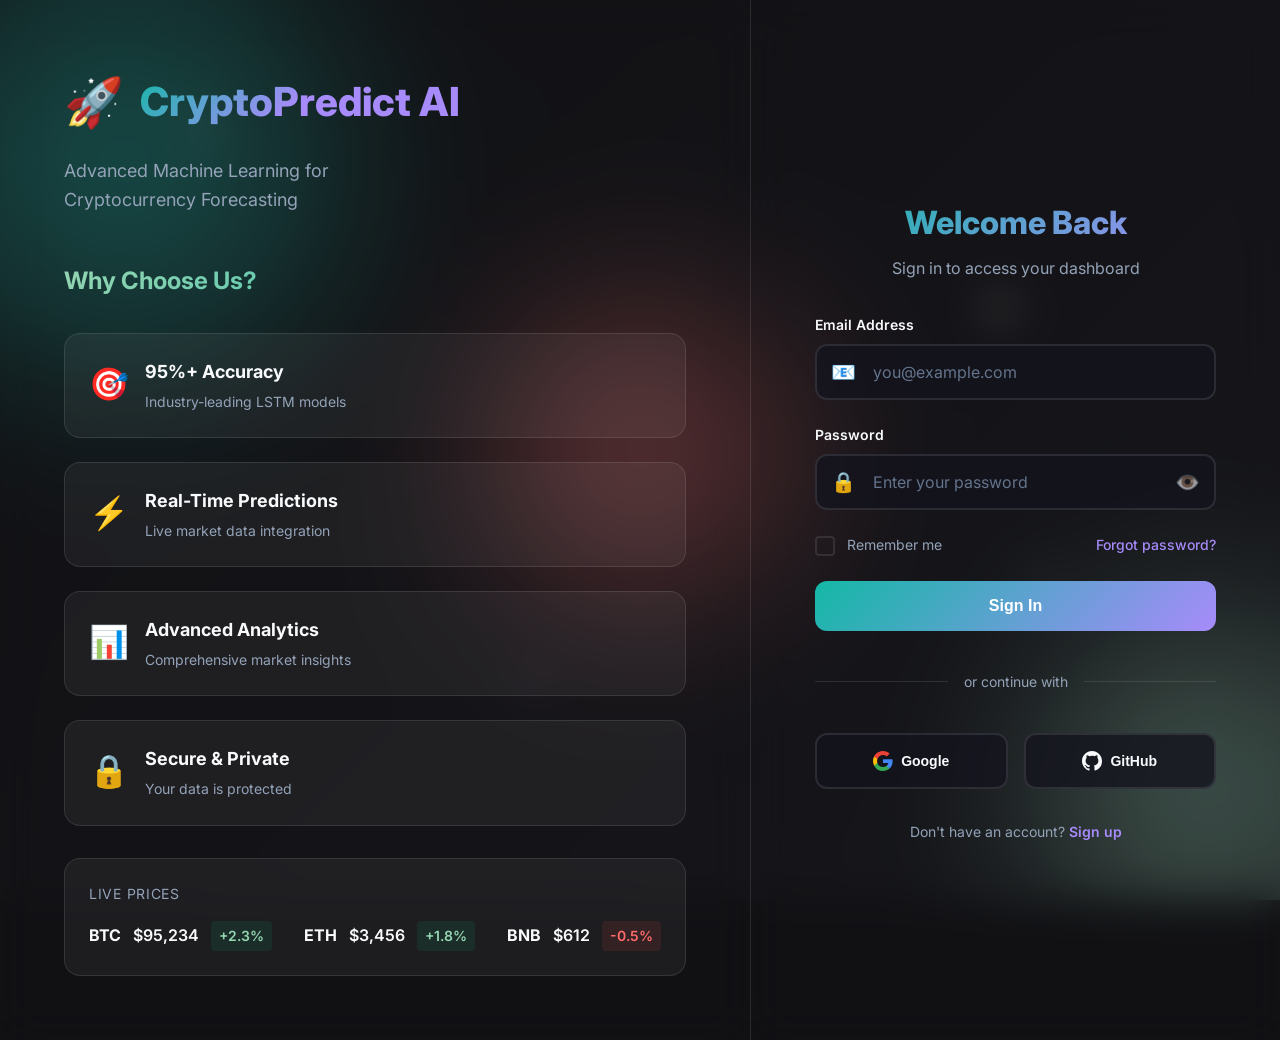
<file: Satyam_Kumar_milestone_3/web_app/login.html>
<!DOCTYPE html>
<html lang="en">

<head>
    <meta charset="UTF-8">
    <meta name="viewport" content="width=device-width, initial-scale=1.0">
    <title>Login - CryptoPredict AI</title>
    <link rel="stylesheet" href="auth.css">
    <link rel="preconnect" href="https://fonts.googleapis.com">
    <link rel="preconnect" href="https://fonts.gstatic.com" crossorigin>
    <link href="https://fonts.googleapis.com/css2?family=Inter:wght@300;400;500;600;700;800&display=swap"
        rel="stylesheet">
</head>

<body>
    <!-- Animated Background -->
    <div class="animated-bg">
        <div class="gradient-orb orb-1"></div>
        <div class="gradient-orb orb-2"></div>
        <div class="gradient-orb orb-3"></div>
        <div class="floating-shapes">
            <div class="shape shape-1">₿</div>
            <div class="shape shape-2">Ξ</div>
            <div class="shape shape-3">◆</div>
            <div class="shape shape-4">✦</div>
        </div>
    </div>

    <!-- Main Container -->
    <div class="auth-container">
        <!-- Left Side - Branding -->
        <div class="auth-left">
            <div class="brand-section">
                <div class="brand-logo">
                    <span class="logo-icon">🚀</span>
                    <h1>CryptoPredict AI</h1>
                </div>
                <p class="brand-tagline">Advanced Machine Learning for Cryptocurrency Forecasting</p>
            </div>

            <div class="features-section">
                <h2>Why Choose Us?</h2>
                <div class="feature-list">
                    <div class="feature-item">
                        <span class="feature-icon">🎯</span>
                        <div class="feature-content">
                            <h3>95%+ Accuracy</h3>
                            <p>Industry-leading LSTM models</p>
                        </div>
                    </div>
                    <div class="feature-item">
                        <span class="feature-icon">⚡</span>
                        <div class="feature-content">
                            <h3>Real-Time Predictions</h3>
                            <p>Live market data integration</p>
                        </div>
                    </div>
                    <div class="feature-item">
                        <span class="feature-icon">📊</span>
                        <div class="feature-content">
                            <h3>Advanced Analytics</h3>
                            <p>Comprehensive market insights</p>
                        </div>
                    </div>
                    <div class="feature-item">
                        <span class="feature-icon">🔒</span>
                        <div class="feature-content">
                            <h3>Secure & Private</h3>
                            <p>Your data is protected</p>
                        </div>
                    </div>
                </div>
            </div>

            <!-- Live Price Ticker -->
            <div class="price-ticker">
                <div class="ticker-label">Live Prices</div>
                <div class="ticker-scroll">
                    <div class="ticker-item">
                        <span class="ticker-symbol">BTC</span>
                        <span class="ticker-price" id="btc-price">$95,234</span>
                        <span class="ticker-change positive">+2.3%</span>
                    </div>
                    <div class="ticker-item">
                        <span class="ticker-symbol">ETH</span>
                        <span class="ticker-price" id="eth-price">$3,456</span>
                        <span class="ticker-change positive">+1.8%</span>
                    </div>
                    <div class="ticker-item">
                        <span class="ticker-symbol">BNB</span>
                        <span class="ticker-price" id="bnb-price">$612</span>
                        <span class="ticker-change negative">-0.5%</span>
                    </div>
                </div>
            </div>
        </div>

        <!-- Right Side - Login Form -->
        <div class="auth-right">
            <div class="form-container">
                <div class="form-header">
                    <h2>Welcome Back</h2>
                    <p>Sign in to access your dashboard</p>
                </div>

                <!-- Login Form -->
                <form id="login-form" class="auth-form">
                    <div class="form-group">
                        <label for="email">Email Address</label>
                        <div class="input-wrapper">
                            <span class="input-icon">📧</span>
                            <input type="email" id="email" name="email" placeholder="you@example.com" required
                                autocomplete="email">
                        </div>
                        <span class="error-message" id="email-error"></span>
                    </div>

                    <div class="form-group">
                        <label for="password">Password</label>
                        <div class="input-wrapper">
                            <span class="input-icon">🔒</span>
                            <input type="password" id="password" name="password" placeholder="Enter your password"
                                required autocomplete="current-password">
                            <button type="button" class="toggle-password" id="toggle-password">
                                <span class="eye-icon">👁️</span>
                            </button>
                        </div>
                        <span class="error-message" id="password-error"></span>
                    </div>

                    <div class="form-options">
                        <label class="checkbox-label">
                            <input type="checkbox" id="remember-me">
                            <span class="checkbox-custom"></span>
                            <span>Remember me</span>
                        </label>
                        <a href="#" class="forgot-password">Forgot password?</a>
                    </div>

                    <button type="submit" class="submit-btn" id="login-btn">
                        <span class="btn-text">Sign In</span>
                        <span class="btn-loader" style="display: none;">
                            <span class="spinner"></span>
                        </span>
                    </button>

                    <div class="form-divider">
                        <span>or continue with</span>
                    </div>

                    <div class="social-login">
                        <button type="button" class="social-btn google-btn">
                            <svg width="20" height="20" viewBox="0 0 20 20" fill="none">
                                <path
                                    d="M19.6 10.227c0-.709-.064-1.39-.182-2.045H10v3.868h5.382a4.6 4.6 0 01-1.996 3.018v2.51h3.232c1.891-1.742 2.982-4.305 2.982-7.35z"
                                    fill="#4285F4" />
                                <path
                                    d="M10 20c2.7 0 4.964-.895 6.618-2.423l-3.232-2.509c-.895.6-2.04.955-3.386.955-2.605 0-4.81-1.76-5.595-4.123H1.064v2.59A9.996 9.996 0 0010 20z"
                                    fill="#34A853" />
                                <path
                                    d="M4.405 11.9c-.2-.6-.314-1.24-.314-1.9 0-.66.114-1.3.314-1.9V5.51H1.064A9.996 9.996 0 000 10c0 1.614.386 3.14 1.064 4.49l3.34-2.59z"
                                    fill="#FBBC05" />
                                <path
                                    d="M10 3.977c1.468 0 2.786.505 3.823 1.496l2.868-2.868C14.959.99 12.695 0 10 0 6.09 0 2.71 2.24 1.064 5.51l3.34 2.59C5.19 5.736 7.395 3.977 10 3.977z"
                                    fill="#EA4335" />
                            </svg>
                            <span>Google</span>
                        </button>
                        <button type="button" class="social-btn github-btn">
                            <svg width="20" height="20" viewBox="0 0 20 20" fill="currentColor">
                                <path fill-rule="evenodd"
                                    d="M10 0C4.477 0 0 4.484 0 10.017c0 4.425 2.865 8.18 6.839 9.504.5.092.682-.217.682-.483 0-.237-.008-.868-.013-1.703-2.782.605-3.369-1.343-3.369-1.343-.454-1.158-1.11-1.466-1.11-1.466-.908-.62.069-.608.069-.608 1.003.07 1.531 1.032 1.531 1.032.892 1.53 2.341 1.088 2.91.832.092-.647.35-1.088.636-1.338-2.22-.253-4.555-1.113-4.555-4.951 0-1.093.39-1.988 1.029-2.688-.103-.253-.446-1.272.098-2.65 0 0 .84-.27 2.75 1.026A9.564 9.564 0 0110 4.844c.85.004 1.705.115 2.504.337 1.909-1.296 2.747-1.027 2.747-1.027.546 1.379.203 2.398.1 2.651.64.7 1.028 1.595 1.028 2.688 0 3.848-2.339 4.695-4.566 4.942.359.31.678.921.678 1.856 0 1.338-.012 2.419-.012 2.747 0 .268.18.58.688.482A10.019 10.019 0 0020 10.017C20 4.484 15.522 0 10 0z"
                                    clip-rule="evenodd" />
                            </svg>
                            <span>GitHub</span>
                        </button>
                    </div>
                </form>

                <div class="form-footer">
                    <p>Don't have an account? <a href="signup.html" class="signup-link">Sign up</a></p>
                </div>

                <!-- Error/Success Toast -->
                <div class="toast" id="toast" style="display: none;">
                    <span class="toast-icon"></span>
                    <span class="toast-message"></span>
                </div>
            </div>
        </div>
    </div>

    <script src="auth.js"></script>
    <script>
        // Initialize login page
        document.addEventListener('DOMContentLoaded', () => {
            initializeLoginPage();
        });
    </script>
</body>

</html>
</file>
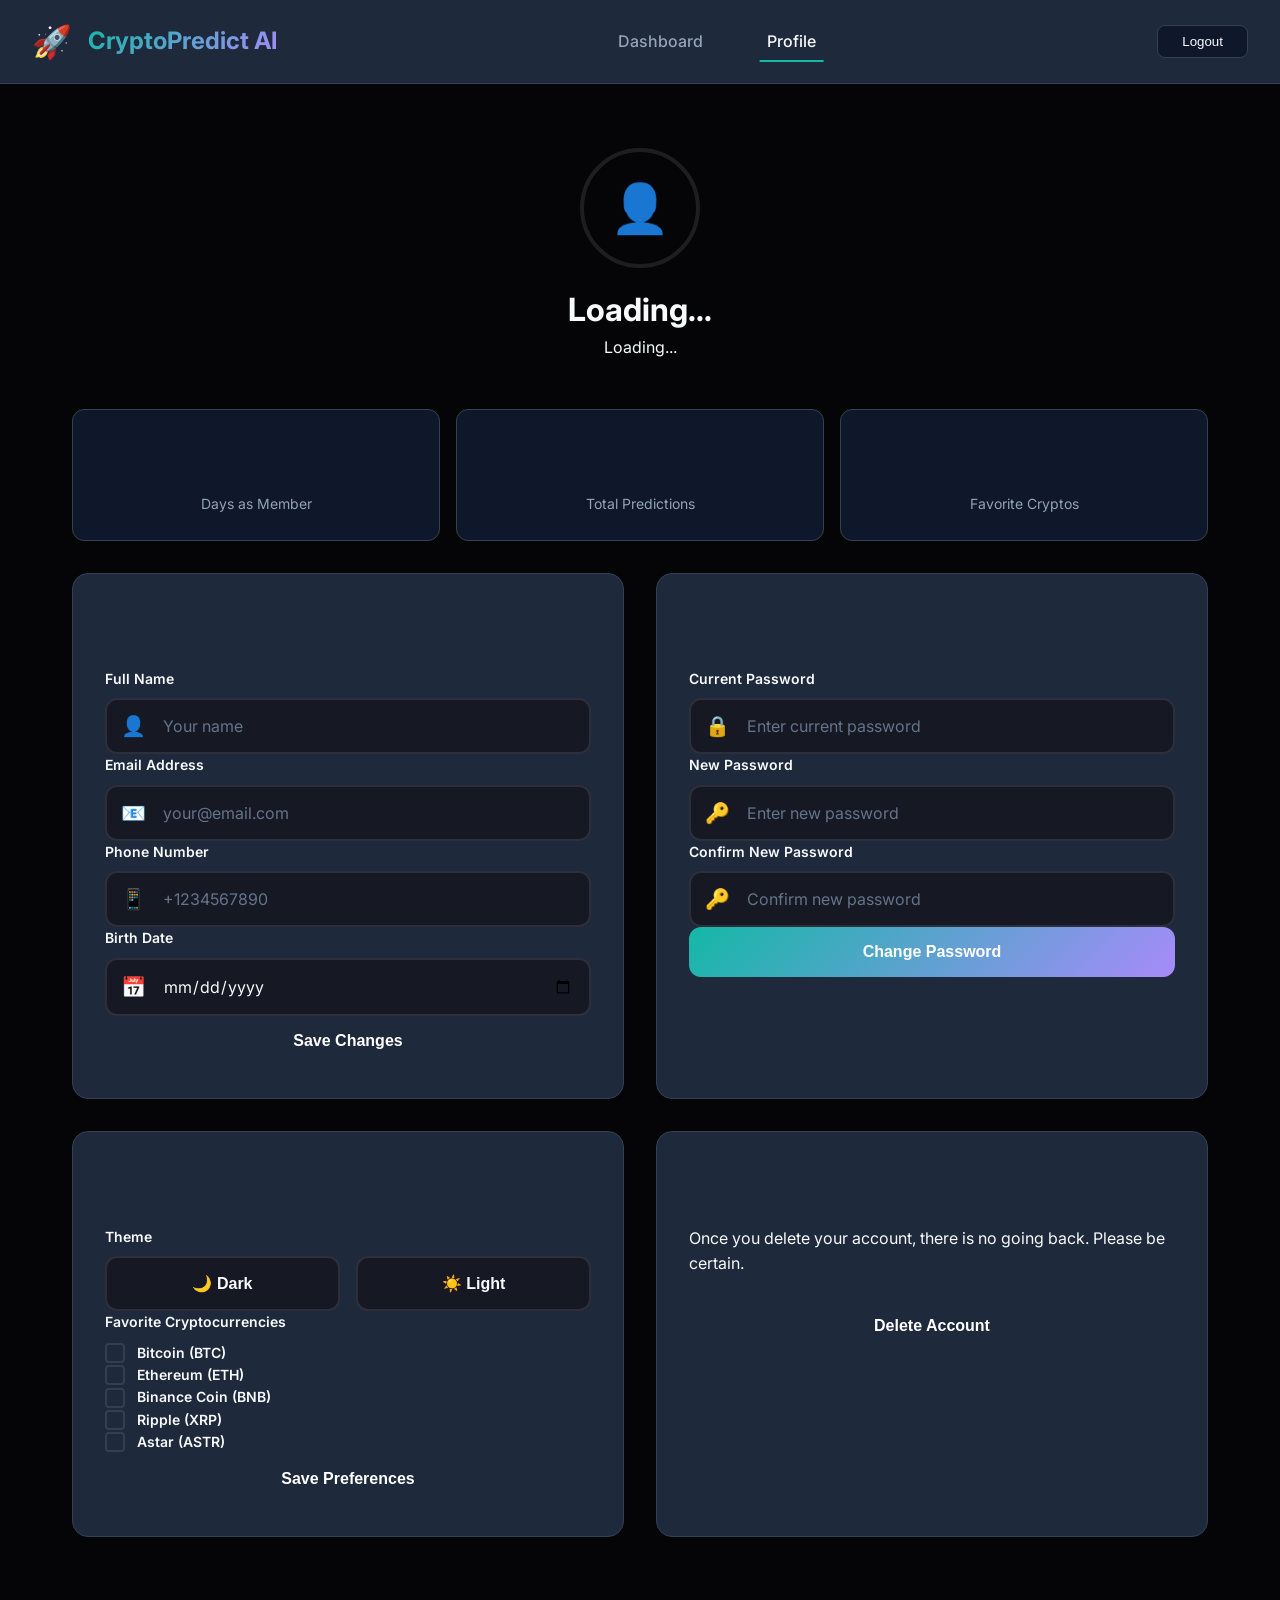
<file: Satyam_Kumar_milestone_3/web_app/profile.html>
<!DOCTYPE html>
<html lang="en">

<head>
    <meta charset="UTF-8">
    <meta name="viewport" content="width=device-width, initial-scale=1.0">
    <title>Profile - CryptoPredict AI</title>
    <link rel="stylesheet" href="styles.css">
    <link rel="stylesheet" href="auth.css">
    <link rel="preconnect" href="https://fonts.googleapis.com">
    <link rel="preconnect" href="https://fonts.gstatic.com" crossorigin>
    <link href="https://fonts.googleapis.com/css2?family=Inter:wght@300;400;500;600;700;800&display=swap"
        rel="stylesheet">
    <style>
        .profile-container {
            max-width: 1200px;
            margin: 2rem auto;
            padding: 2rem;
        }

        .profile-header {
            text-align: center;
            margin-bottom: 3rem;
        }

        .profile-avatar {
            width: 120px;
            height: 120px;
            border-radius: 50%;
            background: linear-gradient(135deg, var(--primary-purple), var(--primary-violet));
            display: flex;
            align-items: center;
            justify-content: center;
            font-size: 3rem;
            margin: 0 auto 1rem;
            border: 4px solid var(--glass-border);
        }

        .profile-grid {
            display: grid;
            grid-template-columns: 1fr 1fr;
            gap: 2rem;
        }

        .profile-card {
            background: var(--card-bg);
            border: 1px solid var(--border-color);
            border-radius: 1rem;
            padding: 2rem;
        }

        .profile-card h2 {
            font-size: 1.5rem;
            margin-bottom: 1.5rem;
            background: linear-gradient(135deg, var(--primary-purple), var(--primary-violet));
            -webkit-background-clip: text;
            -webkit-text-fill-color: transparent;
            background-clip: text;
        }

        .form-row {
            display: grid;
            grid-template-columns: 1fr 1fr;
            gap: 1rem;
        }

        .save-btn {
            background: linear-gradient(135deg, var(--secondary-emerald), var(--secondary-teal));
        }

        .danger-btn {
            background: linear-gradient(135deg, var(--error), var(--accent-rose));
        }

        .stats-grid {
            display: grid;
            grid-template-columns: repeat(3, 1fr);
            gap: 1rem;
            margin-bottom: 2rem;
        }

        .stat-box {
            text-align: center;
            padding: 1.5rem;
            background: var(--dark-bg);
            border-radius: 0.75rem;
            border: 1px solid var(--border-color);
        }

        .stat-box-value {
            font-size: 2rem;
            font-weight: 800;
            background: linear-gradient(135deg, var(--secondary-emerald), var(--secondary-teal));
            -webkit-background-clip: text;
            -webkit-text-fill-color: transparent;
            background-clip: text;
        }

        .stat-box-label {
            font-size: 0.875rem;
            color: var(--text-secondary);
            margin-top: 0.5rem;
        }

        @media (max-width: 768px) {
            .profile-grid {
                grid-template-columns: 1fr;
            }

            .form-row {
                grid-template-columns: 1fr;
            }

            .stats-grid {
                grid-template-columns: 1fr;
            }
        }
    </style>
</head>

<body>
    <!-- Navigation Bar -->
    <nav class="navbar">
        <div class="nav-container">
            <div class="nav-brand">
                <div class="brand-icon">🚀</div>
                <h1>CryptoPredict AI</h1>
            </div>
            <div class="nav-links">
                <a href="index.html" class="nav-link">Dashboard</a>
                <a href="profile.html" class="nav-link active">Profile</a>
            </div>
            <div class="nav-actions">
                <button class="auth-btn" id="logout-btn">Logout</button>
            </div>
        </div>
    </nav>

    <div class="profile-container">
        <!-- Profile Header -->
        <div class="profile-header">
            <div class="profile-avatar" id="profile-avatar">👤</div>
            <h1 id="profile-name">Loading...</h1>
            <p class="text-secondary" id="profile-email">Loading...</p>
        </div>

        <!-- Account Statistics -->
        <div class="stats-grid">
            <div class="stat-box">
                <div class="stat-box-value" id="member-since">0</div>
                <div class="stat-box-label">Days as Member</div>
            </div>
            <div class="stat-box">
                <div class="stat-box-value" id="total-predictions">0</div>
                <div class="stat-box-label">Total Predictions</div>
            </div>
            <div class="stat-box">
                <div class="stat-box-value" id="favorite-count">0</div>
                <div class="stat-box-label">Favorite Cryptos</div>
            </div>
        </div>

        <!-- Profile Grid -->
        <div class="profile-grid">
            <!-- Personal Information -->
            <div class="profile-card">
                <h2>Personal Information</h2>
                <form id="profile-form">
                    <div class="form-group">
                        <label for="edit-name">Full Name</label>
                        <div class="input-wrapper">
                            <span class="input-icon">👤</span>
                            <input type="text" id="edit-name" placeholder="Your name" required>
                        </div>
                        <span class="error-message" id="name-error"></span>
                    </div>

                    <div class="form-group">
                        <label for="edit-email">Email Address</label>
                        <div class="input-wrapper">
                            <span class="input-icon">📧</span>
                            <input type="email" id="edit-email" placeholder="your@email.com" required>
                        </div>
                        <span class="error-message" id="email-error"></span>
                    </div>

                    <div class="form-group">
                        <label for="edit-phone">Phone Number</label>
                        <div class="input-wrapper">
                            <span class="input-icon">📱</span>
                            <input type="tel" id="edit-phone" placeholder="+1234567890">
                        </div>
                        <span class="error-message" id="phone-error"></span>
                    </div>

                    <div class="form-group">
                        <label for="edit-birth-date">Birth Date</label>
                        <div class="input-wrapper">
                            <span class="input-icon">📅</span>
                            <input type="date" id="edit-birth-date">
                        </div>
                    </div>

                    <button type="submit" class="submit-btn save-btn">
                        <span class="btn-text">Save Changes</span>
                        <span class="btn-loader" style="display: none;">
                            <span class="spinner"></span>
                        </span>
                    </button>
                </form>
            </div>

            <!-- Security Settings -->
            <div class="profile-card">
                <h2>Security Settings</h2>
                <form id="password-form">
                    <div class="form-group">
                        <label for="current-password">Current Password</label>
                        <div class="input-wrapper">
                            <span class="input-icon">🔒</span>
                            <input type="password" id="current-password" placeholder="Enter current password" required>
                        </div>
                        <span class="error-message" id="current-password-error"></span>
                    </div>

                    <div class="form-group">
                        <label for="new-password">New Password</label>
                        <div class="input-wrapper">
                            <span class="input-icon">🔑</span>
                            <input type="password" id="new-password" placeholder="Enter new password" required>
                        </div>
                        <span class="error-message" id="new-password-error"></span>
                    </div>

                    <div class="form-group">
                        <label for="confirm-new-password">Confirm New Password</label>
                        <div class="input-wrapper">
                            <span class="input-icon">🔑</span>
                            <input type="password" id="confirm-new-password" placeholder="Confirm new password"
                                required>
                        </div>
                        <span class="error-message" id="confirm-new-password-error"></span>
                    </div>

                    <button type="submit" class="submit-btn">
                        <span class="btn-text">Change Password</span>
                        <span class="btn-loader" style="display: none;">
                            <span class="spinner"></span>
                        </span>
                    </button>
                </form>
            </div>

            <!-- Preferences -->
            <div class="profile-card">
                <h2>Preferences</h2>
                <div class="form-group">
                    <label>Theme</label>
                    <div class="form-row">
                        <button class="submit-btn secondary-btn" id="theme-dark">🌙 Dark</button>
                        <button class="submit-btn secondary-btn" id="theme-light">☀️ Light</button>
                    </div>
                </div>

                <div class="form-group">
                    <label>Favorite Cryptocurrencies</label>
                    <div class="checkbox-group">
                        <label class="checkbox-label">
                            <input type="checkbox" value="BTCUSDT" class="favorite-crypto">
                            <span class="checkbox-custom"></span>
                            <span>Bitcoin (BTC)</span>
                        </label>
                        <label class="checkbox-label">
                            <input type="checkbox" value="ETHUSDT" class="favorite-crypto">
                            <span class="checkbox-custom"></span>
                            <span>Ethereum (ETH)</span>
                        </label>
                        <label class="checkbox-label">
                            <input type="checkbox" value="BNBUSDT" class="favorite-crypto">
                            <span class="checkbox-custom"></span>
                            <span>Binance Coin (BNB)</span>
                        </label>
                        <label class="checkbox-label">
                            <input type="checkbox" value="XRPUSDT" class="favorite-crypto">
                            <span class="checkbox-custom"></span>
                            <span>Ripple (XRP)</span>
                        </label>
                        <label class="checkbox-label">
                            <input type="checkbox" value="ASTRUSDT" class="favorite-crypto">
                            <span class="checkbox-custom"></span>
                            <span>Astar (ASTR)</span>
                        </label>
                    </div>
                </div>

                <button class="submit-btn save-btn" id="save-preferences-btn">
                    <span class="btn-text">Save Preferences</span>
                </button>
            </div>

            <!-- Danger Zone -->
            <div class="profile-card">
                <h2
                    style="background: linear-gradient(135deg, var(--error), var(--accent-rose)); -webkit-background-clip: text; -webkit-text-fill-color: transparent;">
                    Danger Zone</h2>
                <p class="text-secondary" style="margin-bottom: 1.5rem;">Once you delete your account, there is no going
                    back. Please be certain.</p>

                <button class="submit-btn danger-btn" id="delete-account-btn">
                    <span class="btn-text">Delete Account</span>
                </button>
            </div>
        </div>
    </div>

    <!-- Toast Notification -->
    <div class="toast" id="toast" style="display: none;">
        <span class="toast-icon"></span>
        <span class="toast-message"></span>
    </div>

    <!-- Delete Confirmation Modal -->
    <div class="modal" id="delete-modal" style="display: none;">
        <div class="modal-content" style="max-width: 400px; text-align: center;">
            <h2 style="margin-bottom: 1rem;">Delete Account?</h2>
            <p style="color: var(--text-secondary); margin-bottom: 2rem;">This action cannot be undone. All your data
                will be permanently deleted.</p>
            <div class="form-row">
                <button class="submit-btn secondary-btn" id="cancel-delete">Cancel</button>
                <button class="submit-btn danger-btn" id="confirm-delete">Delete</button>
            </div>
        </div>
    </div>

    <script src="auth.js"></script>
    <script>
        const API_BASE_URL = 'http://localhost:5000/api';
        let currentUser = null;

        // Check authentication on page load
        async function checkAuth() {
            try {
                const response = await fetch(`${API_BASE_URL}/auth/session`, {
                    credentials: 'include'
                });
                const data = await response.json();

                if (!data.authenticated) {
                    window.location.href = 'login.html';
                    return;
                }

                currentUser = data.user;
                loadUserProfile();
            } catch (error) {
                console.error('Auth check failed:', error);
                window.location.href = 'login.html';
            }
        }

        function loadUserProfile() {
            // Set profile header
            document.getElementById('profile-name').textContent = currentUser.name;
            document.getElementById('profile-email').textContent = currentUser.email;

            // Set avatar initial
            const initial = currentUser.name.charAt(0).toUpperCase();
            document.getElementById('profile-avatar').textContent = initial;

            // Set form values
            document.getElementById('edit-name').value = currentUser.name;
            document.getElementById('edit-email').value = currentUser.email;
            document.getElementById('edit-phone').value = currentUser.phone || '';
            document.getElementById('edit-birth-date').value = currentUser.birth_date || '';

            // Set statistics
            const memberSince = new Date(currentUser.created_at);
            const daysSince = Math.floor((new Date() - memberSince) / (1000 * 60 * 60 * 24));
            document.getElementById('member-since').textContent = daysSince;
            document.getElementById('total-predictions').textContent = currentUser.stats?.total_predictions || 0;
            document.getElementById('favorite-count').textContent = currentUser.preferences?.favorite_cryptos?.length || 0;

            // Set favorite cryptos
            if (currentUser.preferences?.favorite_cryptos) {
                currentUser.preferences.favorite_cryptos.forEach(crypto => {
                    const checkbox = document.querySelector(`.favorite-crypto[value="${crypto}"]`);
                    if (checkbox) checkbox.checked = true;
                });
            }
        }

        // Handle profile update
        document.getElementById('profile-form').addEventListener('submit', async (e) => {
            e.preventDefault();

            const btn = e.target.querySelector('.submit-btn');
            const btnText = btn.querySelector('.btn-text');
            const btnLoader = btn.querySelector('.btn-loader');

            btnText.style.display = 'none';
            btnLoader.style.display = 'flex';
            btn.disabled = true;

            try {
                const response = await fetch(`${API_BASE_URL}/auth/profile`, {
                    method: 'PUT',
                    headers: { 'Content-Type': 'application/json' },
                    credentials: 'include',
                    body: JSON.stringify({
                        name: document.getElementById('edit-name').value,
                        email: document.getElementById('edit-email').value,
                        phone: document.getElementById('edit-phone').value || null,
                        birth_date: document.getElementById('edit-birth-date').value || null
                    })
                });

                const data = await response.json();

                if (data.success) {
                    showToast('Profile updated successfully!', 'success');
                    currentUser = data.user;
                    loadUserProfile();
                } else {
                    showToast(data.error || 'Update failed', 'error');
                }
            } catch (error) {
                showToast('Network error', 'error');
            } finally {
                btnText.style.display = 'block';
                btnLoader.style.display = 'none';
                btn.disabled = false;
            }
        });

        // Handle password change
        document.getElementById('password-form').addEventListener('submit', async (e) => {
            e.preventDefault();

            const newPassword = document.getElementById('new-password').value;
            const confirmPassword = document.getElementById('confirm-new-password').value;

            if (newPassword !== confirmPassword) {
                showToast('Passwords do not match', 'error');
                return;
            }

            const btn = e.target.querySelector('.submit-btn');
            const btnText = btn.querySelector('.btn-text');
            const btnLoader = btn.querySelector('.btn-loader');

            btnText.style.display = 'none';
            btnLoader.style.display = 'flex';
            btn.disabled = true;

            try {
                const response = await fetch(`${API_BASE_URL}/auth/change-password`, {
                    method: 'POST',
                    headers: { 'Content-Type': 'application/json' },
                    credentials: 'include',
                    body: JSON.stringify({
                        old_password: document.getElementById('current-password').value,
                        new_password: newPassword
                    })
                });

                const data = await response.json();

                if (data.success) {
                    showToast('Password changed successfully!', 'success');
                    e.target.reset();
                } else {
                    showToast(data.error || 'Password change failed', 'error');
                }
            } catch (error) {
                showToast('Network error', 'error');
            } finally {
                btnText.style.display = 'block';
                btnLoader.style.display = 'none';
                btn.disabled = false;
            }
        });

        // Handle preferences save
        document.getElementById('save-preferences-btn').addEventListener('click', async () => {
            const favoriteCryptos = Array.from(document.querySelectorAll('.favorite-crypto:checked'))
                .map(cb => cb.value);

            try {
                const response = await fetch(`${API_BASE_URL}/auth/profile`, {
                    method: 'PUT',
                    headers: { 'Content-Type': 'application/json' },
                    credentials: 'include',
                    body: JSON.stringify({
                        preferences: {
                            favorite_cryptos: favoriteCryptos
                        }
                    })
                });

                const data = await response.json();

                if (data.success) {
                    showToast('Preferences saved!', 'success');
                    currentUser = data.user;
                    loadUserProfile();
                } else {
                    showToast(data.error || 'Save failed', 'error');
                }
            } catch (error) {
                showToast('Network error', 'error');
            }
        });

        // Handle logout
        document.getElementById('logout-btn').addEventListener('click', async () => {
            try {
                await fetch(`${API_BASE_URL}/auth/logout`, {
                    method: 'POST',
                    credentials: 'include'
                });
                window.location.href = 'login.html';
            } catch (error) {
                console.error('Logout error:', error);
            }
        });

        // Handle account deletion
        document.getElementById('delete-account-btn').addEventListener('click', () => {
            document.getElementById('delete-modal').style.display = 'flex';
        });

        document.getElementById('cancel-delete').addEventListener('click', () => {
            document.getElementById('delete-modal').style.display = 'none';
        });

        document.getElementById('confirm-delete').addEventListener('click', async () => {
            // In a real app, you'd call a delete endpoint
            showToast('Account deletion not implemented yet', 'warning');
            document.getElementById('delete-modal').style.display = 'none';
        });

        // Initialize
        checkAuth();
    </script>
</body>

</html>
</file>
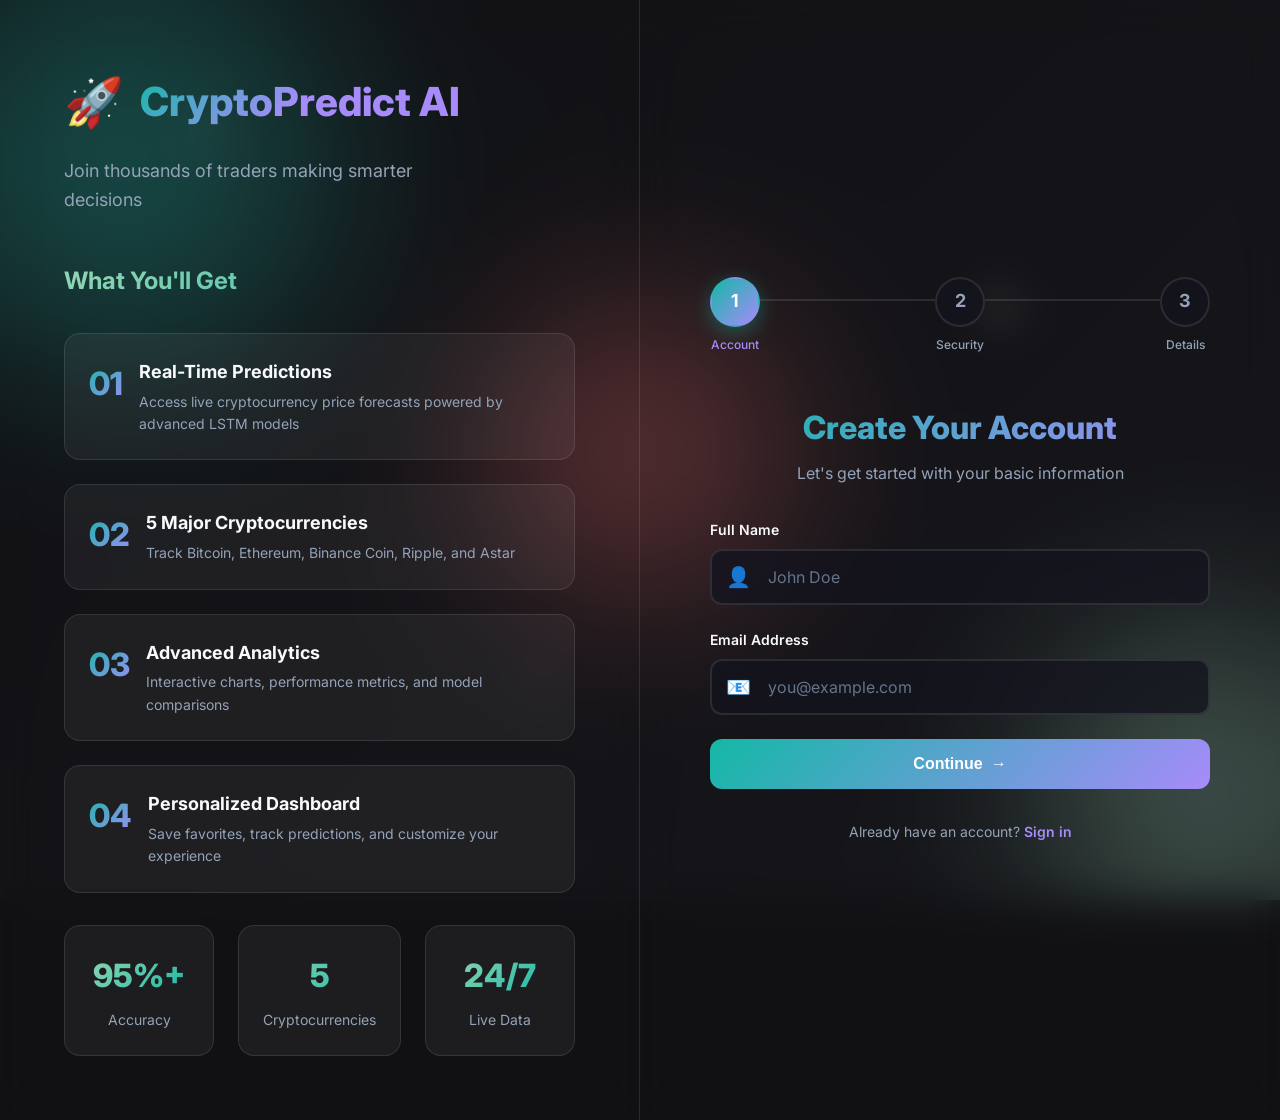
<file: Satyam_Kumar_milestone_3/web_app/signup.html>
<!DOCTYPE html>
<html lang="en">

<head>
    <meta charset="UTF-8">
    <meta name="viewport" content="width=device-width, initial-scale=1.0">
    <title>Sign Up - CryptoPredict AI</title>
    <link rel="stylesheet" href="auth.css">
    <link rel="preconnect" href="https://fonts.googleapis.com">
    <link rel="preconnect" href="https://fonts.gstatic.com" crossorigin>
    <link href="https://fonts.googleapis.com/css2?family=Inter:wght@300;400;500;600;700;800&display=swap"
        rel="stylesheet">
</head>

<body>
    <!-- Animated Background -->
    <div class="animated-bg">
        <div class="gradient-orb orb-1"></div>
        <div class="gradient-orb orb-2"></div>
        <div class="gradient-orb orb-3"></div>
        <div class="floating-shapes">
            <div class="shape shape-1">₿</div>
            <div class="shape shape-2">Ξ</div>
            <div class="shape shape-3">◆</div>
            <div class="shape shape-4">✦</div>
        </div>
    </div>

    <!-- Main Container -->
    <div class="auth-container">
        <!-- Left Side - Branding -->
        <div class="auth-left">
            <div class="brand-section">
                <div class="brand-logo">
                    <span class="logo-icon">🚀</span>
                    <h1>CryptoPredict AI</h1>
                </div>
                <p class="brand-tagline">Join thousands of traders making smarter decisions</p>
            </div>

            <div class="benefits-section">
                <h2>What You'll Get</h2>
                <div class="benefit-list">
                    <div class="benefit-item">
                        <span class="benefit-number">01</span>
                        <div class="benefit-content">
                            <h3>Real-Time Predictions</h3>
                            <p>Access live cryptocurrency price forecasts powered by advanced LSTM models</p>
                        </div>
                    </div>
                    <div class="benefit-item">
                        <span class="benefit-number">02</span>
                        <div class="benefit-content">
                            <h3>5 Major Cryptocurrencies</h3>
                            <p>Track Bitcoin, Ethereum, Binance Coin, Ripple, and Astar</p>
                        </div>
                    </div>
                    <div class="benefit-item">
                        <span class="benefit-number">03</span>
                        <div class="benefit-content">
                            <h3>Advanced Analytics</h3>
                            <p>Interactive charts, performance metrics, and model comparisons</p>
                        </div>
                    </div>
                    <div class="benefit-item">
                        <span class="benefit-number">04</span>
                        <div class="benefit-content">
                            <h3>Personalized Dashboard</h3>
                            <p>Save favorites, track predictions, and customize your experience</p>
                        </div>
                    </div>
                </div>
            </div>

            <div class="stats-section">
                <div class="stat-item">
                    <span class="stat-value">95%+</span>
                    <span class="stat-label">Accuracy</span>
                </div>
                <div class="stat-item">
                    <span class="stat-value">5</span>
                    <span class="stat-label">Cryptocurrencies</span>
                </div>
                <div class="stat-item">
                    <span class="stat-value">24/7</span>
                    <span class="stat-label">Live Data</span>
                </div>
            </div>
        </div>

        <!-- Right Side - Signup Form -->
        <div class="auth-right">
            <div class="form-container">
                <!-- Progress Indicator -->
                <div class="progress-indicator">
                    <div class="progress-step active" data-step="1">
                        <div class="step-number">1</div>
                        <div class="step-label">Account</div>
                    </div>
                    <div class="progress-line"></div>
                    <div class="progress-step" data-step="2">
                        <div class="step-number">2</div>
                        <div class="step-label">Security</div>
                    </div>
                    <div class="progress-line"></div>
                    <div class="progress-step" data-step="3">
                        <div class="step-number">3</div>
                        <div class="step-label">Details</div>
                    </div>
                </div>

                <div class="form-header">
                    <h2 id="form-title">Create Your Account</h2>
                    <p id="form-subtitle">Let's get started with your basic information</p>
                </div>

                <!-- Multi-Step Form -->
                <form id="signup-form" class="auth-form multi-step-form">
                    <!-- Step 1: Basic Info -->
                    <div class="form-step active" data-step="1">
                        <div class="form-group">
                            <label for="name">Full Name</label>
                            <div class="input-wrapper">
                                <span class="input-icon">👤</span>
                                <input type="text" id="name" name="name" placeholder="John Doe" required minlength="2">
                            </div>
                            <span class="error-message" id="name-error"></span>
                        </div>

                        <div class="form-group">
                            <label for="email">Email Address</label>
                            <div class="input-wrapper">
                                <span class="input-icon">📧</span>
                                <input type="email" id="email" name="email" placeholder="you@example.com" required>
                            </div>
                            <span class="error-message" id="email-error"></span>
                        </div>

                        <button type="button" class="submit-btn next-btn" data-next="2">
                            <span class="btn-text">Continue</span>
                            <span class="btn-arrow">→</span>
                        </button>
                    </div>

                    <!-- Step 2: Password -->
                    <div class="form-step" data-step="2">
                        <div class="form-group">
                            <label for="password">Create Password</label>
                            <div class="input-wrapper">
                                <span class="input-icon">🔒</span>
                                <input type="password" id="password" name="password"
                                    placeholder="Enter a strong password" required minlength="8">
                                <button type="button" class="toggle-password" id="toggle-password">
                                    <span class="eye-icon">👁️</span>
                                </button>
                            </div>
                            <span class="error-message" id="password-error"></span>
                        </div>

                        <!-- Password Strength Meter -->
                        <div class="password-strength">
                            <div class="strength-label">Password Strength:</div>
                            <div class="strength-bar">
                                <div class="strength-fill" id="strength-fill"></div>
                            </div>
                            <div class="strength-text" id="strength-text">Enter password</div>
                        </div>

                        <!-- Password Requirements -->
                        <div class="password-requirements">
                            <div class="requirement" id="req-length">
                                <span class="req-icon">○</span>
                                <span>At least 8 characters</span>
                            </div>
                            <div class="requirement" id="req-uppercase">
                                <span class="req-icon">○</span>
                                <span>One uppercase letter</span>
                            </div>
                            <div class="requirement" id="req-lowercase">
                                <span class="req-icon">○</span>
                                <span>One lowercase letter</span>
                            </div>
                            <div class="requirement" id="req-number">
                                <span class="req-icon">○</span>
                                <span>One number</span>
                            </div>
                            <div class="requirement" id="req-special">
                                <span class="req-icon">○</span>
                                <span>One special character</span>
                            </div>
                        </div>

                        <div class="form-group">
                            <label for="confirm-password">Confirm Password</label>
                            <div class="input-wrapper">
                                <span class="input-icon">🔒</span>
                                <input type="password" id="confirm-password" name="confirm-password"
                                    placeholder="Re-enter your password" required>
                            </div>
                            <span class="error-message" id="confirm-password-error"></span>
                        </div>

                        <div class="form-buttons">
                            <button type="button" class="submit-btn secondary-btn prev-btn" data-prev="1">
                                <span class="btn-arrow">←</span>
                                <span class="btn-text">Back</span>
                            </button>
                            <button type="button" class="submit-btn next-btn" data-next="3">
                                <span class="btn-text">Continue</span>
                                <span class="btn-arrow">→</span>
                            </button>
                        </div>
                    </div>

                    <!-- Step 3: Additional Details -->
                    <div class="form-step" data-step="3">
                        <div class="form-group">
                            <label for="phone">Phone Number (Optional)</label>
                            <div class="input-wrapper">
                                <span class="input-icon">📱</span>
                                <input type="tel" id="phone" name="phone" placeholder="+1234567890"
                                    pattern="^\+?\d{10,15}$">
                            </div>
                            <span class="error-message" id="phone-error"></span>
                            <span class="input-hint">International format: +1234567890</span>
                        </div>

                        <div class="form-group">
                            <label for="birth-date">Birth Date (Optional)</label>
                            <div class="input-wrapper">
                                <span class="input-icon">📅</span>
                                <input type="date" id="birth-date" name="birth-date" max="2010-01-01">
                            </div>
                            <span class="error-message" id="birth-date-error"></span>
                        </div>

                        <div class="form-group checkbox-group">
                            <label class="checkbox-label">
                                <input type="checkbox" id="terms" required>
                                <span class="checkbox-custom"></span>
                                <span>I agree to the <a href="#" class="link">Terms of Service</a> and <a href="#"
                                        class="link">Privacy Policy</a></span>
                            </label>
                            <span class="error-message" id="terms-error"></span>
                        </div>

                        <div class="form-group checkbox-group">
                            <label class="checkbox-label">
                                <input type="checkbox" id="newsletter">
                                <span class="checkbox-custom"></span>
                                <span>Send me market insights and updates</span>
                            </label>
                        </div>

                        <div class="form-buttons">
                            <button type="button" class="submit-btn secondary-btn prev-btn" data-prev="2">
                                <span class="btn-arrow">←</span>
                                <span class="btn-text">Back</span>
                            </button>
                            <button type="submit" class="submit-btn" id="signup-btn">
                                <span class="btn-text">Create Account</span>
                                <span class="btn-loader" style="display: none;">
                                    <span class="spinner"></span>
                                </span>
                            </button>
                        </div>
                    </div>
                </form>

                <div class="form-footer">
                    <p>Already have an account? <a href="login.html" class="login-link">Sign in</a></p>
                </div>

                <!-- Error/Success Toast -->
                <div class="toast" id="toast" style="display: none;">
                    <span class="toast-icon"></span>
                    <span class="toast-message"></span>
                </div>
            </div>
        </div>
    </div>

    <script src="auth.js"></script>
    <script>
        // Initialize signup page
        document.addEventListener('DOMContentLoaded', () => {
            initializeSignupPage();
        });
    </script>
</body>

</html>
</file>
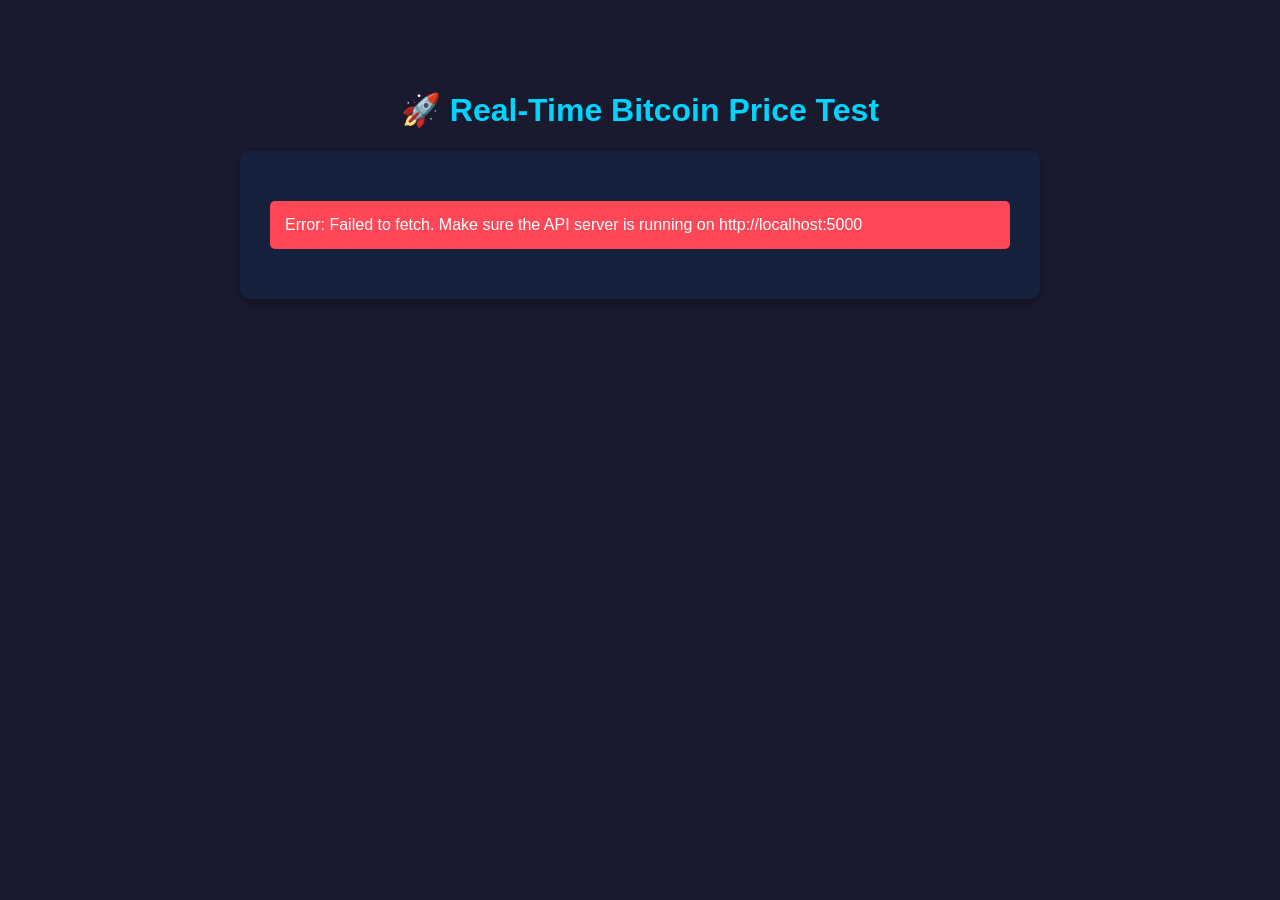
<file: Satyam_Kumar_milestone_3/web_app/test_price.html>
<!DOCTYPE html>
<html lang="en">

<head>
    <meta charset="UTF-8">
    <meta name="viewport" content="width=device-width, initial-scale=1.0">
    <title>Real-Time Price Test</title>
    <style>
        body {
            font-family: Arial, sans-serif;
            max-width: 800px;
            margin: 50px auto;
            padding: 20px;
            background: #1a1a2e;
            color: #eee;
        }

        .card {
            background: #16213e;
            padding: 30px;
            border-radius: 10px;
            margin: 20px 0;
            box-shadow: 0 4px 6px rgba(0, 0, 0, 0.3);
        }

        h1 {
            color: #00d4ff;
            text-align: center;
        }

        .price {
            font-size: 48px;
            font-weight: bold;
            color: #00ff88;
            text-align: center;
            margin: 20px 0;
        }

        .info {
            display: grid;
            grid-template-columns: 1fr 1fr;
            gap: 15px;
            margin: 20px 0;
        }

        .info-item {
            background: #0f3460;
            padding: 15px;
            border-radius: 5px;
        }

        .label {
            color: #aaa;
            font-size: 14px;
        }

        .value {
            font-size: 20px;
            font-weight: bold;
            margin-top: 5px;
        }

        .positive {
            color: #00ff88;
        }

        .negative {
            color: #ff4757;
        }

        button {
            background: #00d4ff;
            color: #1a1a2e;
            border: none;
            padding: 15px 30px;
            font-size: 16px;
            border-radius: 5px;
            cursor: pointer;
            width: 100%;
            margin-top: 20px;
            font-weight: bold;
        }

        button:hover {
            background: #00b8d4;
        }

        .loading {
            text-align: center;
            color: #00d4ff;
            font-size: 18px;
        }

        .error {
            background: #ff4757;
            color: white;
            padding: 15px;
            border-radius: 5px;
            margin: 20px 0;
        }
    </style>
</head>

<body>
    <h1>🚀 Real-Time Bitcoin Price Test</h1>

    <div class="card">
        <div id="loading" class="loading">Loading...</div>
        <div id="error" class="error" style="display:none;"></div>
        <div id="content" style="display:none;">
            <div class="price" id="price">$0.00</div>

            <div class="info">
                <div class="info-item">
                    <div class="label">Price (INR)</div>
                    <div class="value" id="price-inr">₹0.00</div>
                </div>
                <div class="info-item">
                    <div class="label">24h Change</div>
                    <div class="value" id="change-24h">0.00%</div>
                </div>
                <div class="info-item">
                    <div class="label">24h High</div>
                    <div class="value" id="high-24h">$0.00</div>
                </div>
                <div class="info-item">
                    <div class="label">24h Low</div>
                    <div class="value" id="low-24h">$0.00</div>
                </div>
            </div>

            <button onclick="fetchPrice()">🔄 Refresh Price</button>
        </div>
    </div>

    <script>
        const API_URL = 'http://localhost:5000';

        async function fetchPrice() {
            const loading = document.getElementById('loading');
            const error = document.getElementById('error');
            const content = document.getElementById('content');

            loading.style.display = 'block';
            error.style.display = 'none';
            content.style.display = 'none';

            try {
                const response = await fetch(`${API_URL}/api/current-price/BTCUSDT`);
                const data = await response.json();

                if (data.error) {
                    throw new Error(data.error);
                }

                // Update UI
                document.getElementById('price').textContent = `$${data.price_usd.toLocaleString('en-US', { minimumFractionDigits: 2, maximumFractionDigits: 2 })}`;
                document.getElementById('price-inr').textContent = `₹${data.price_inr.toLocaleString('en-IN', { minimumFractionDigits: 2, maximumFractionDigits: 2 })}`;

                const changeElem = document.getElementById('change-24h');
                changeElem.textContent = `${data.change_24h > 0 ? '+' : ''}${data.change_24h.toFixed(2)}%`;
                changeElem.className = `value ${data.change_24h >= 0 ? 'positive' : 'negative'}`;

                document.getElementById('high-24h').textContent = `$${data.high_24h.toLocaleString('en-US', { minimumFractionDigits: 2, maximumFractionDigits: 2 })}`;
                document.getElementById('low-24h').textContent = `$${data.low_24h.toLocaleString('en-US', { minimumFractionDigits: 2, maximumFractionDigits: 2 })}`;

                loading.style.display = 'none';
                content.style.display = 'block';

                console.log('✅ Live price fetched successfully:', data);

            } catch (err) {
                loading.style.display = 'none';
                error.style.display = 'block';
                error.textContent = `Error: ${err.message}. Make sure the API server is running on http://localhost:5000`;
                console.error('❌ Error fetching price:', err);
            }
        }

        // Fetch price on load
        fetchPrice();

        // Auto-refresh every 30 seconds
        setInterval(fetchPrice, 30000);
    </script>
</body>

</html>
</file>
<file: Satyam_Kumar_milestone_3/web_app/auth.css>
/* ============================================================================
   AUTHENTICATION PAGES - ADVANCED STYLING
   New Vibrant Gradient Color Scheme
   ============================================================================ */

* {
    margin: 0;
    padding: 0;
    box-sizing: border-box;
}

:root {
    /* Primary Gradient - Teal/Lavender */
    --primary-teal: #14B8A6;
    --primary-lavender: #A78BFA;
    --primary-sage: #95D5B2;

    /* Secondary Gradient - Coral/Peach */
    --secondary-coral: #FF6B6B;
    --secondary-peach: #FFA07A;
    --secondary-rose: #FDA4AF;

    /* Accent Colors */
    --accent-sage: #95D5B2;
    --accent-mint: #6EE7B7;
    --accent-sky: #7DD3FC;
    --accent-lavender: #A78BFA;

    /* Backgrounds */
    --bg-dark: #0A0A0F;
    --bg-darker: #050508;
    --bg-card: rgba(20, 20, 30, 0.8);
    --bg-card-hover: rgba(30, 30, 45, 0.9);

    /* Glass Effects */
    --glass-bg: rgba(255, 255, 255, 0.05);
    --glass-border: rgba(255, 255, 255, 0.1);
    --glass-shadow: rgba(0, 0, 0, 0.3);

    /* Text */
    --text-primary: #F8FAFC;
    --text-secondary: #94A3B8;
    --text-muted: #64748B;

    /* Status Colors */
    --success: #95D5B2;
    --error: #FF6B6B;
    --warning: #FFA07A;
    --info: #7DD3FC;
}

html {
    scroll-behavior: smooth;
}

body {
    font-family: 'Inter', -apple-system, BlinkMacSystemFont, 'Segoe UI', sans-serif;
    background: var(--bg-darker);
    color: var(--text-primary);
    min-height: 100vh;
    overflow-x: hidden;
    line-height: 1.6;
}

/* ============================================================================
   ANIMATED BACKGROUND
   ============================================================================ */

.animated-bg {
    position: fixed;
    top: 0;
    left: 0;
    width: 100%;
    height: 100%;
    z-index: 0;
    overflow: hidden;
    background: linear-gradient(135deg, var(--bg-darker) 0%, var(--bg-dark) 100%);
}

.gradient-orb {
    position: absolute;
    border-radius: 50%;
    filter: blur(80px);
    opacity: 0.4;
    animation: float 20s ease-in-out infinite;
}

.orb-1 {
    width: 500px;
    height: 500px;
    background: radial-gradient(circle, var(--primary-teal), transparent);
    top: -10%;
    left: -10%;
    animation-delay: 0s;
}

.orb-2 {
    width: 400px;
    height: 400px;
    background: radial-gradient(circle, var(--accent-sage), transparent);
    bottom: -10%;
    right: -10%;
    animation-delay: 5s;
}

.orb-3 {
    width: 350px;
    height: 350px;
    background: radial-gradient(circle, var(--secondary-coral), transparent);
    top: 50%;
    left: 50%;
    transform: translate(-50%, -50%);
    animation-delay: 10s;
}

.floating-shapes {
    position: absolute;
    width: 100%;
    height: 100%;
}

.shape {
    position: absolute;
    font-size: 3rem;
    opacity: 0.1;
    animation: float 15s ease-in-out infinite;
}

.shape-1 {
    top: 10%;
    left: 15%;
    animation-delay: 0s;
}

.shape-2 {
    top: 60%;
    left: 80%;
    animation-delay: 3s;
}

.shape-3 {
    top: 30%;
    right: 20%;
    animation-delay: 6s;
}

.shape-4 {
    bottom: 20%;
    left: 40%;
    animation-delay: 9s;
}

@keyframes float {

    0%,
    100% {
        transform: translateY(0px) rotate(0deg);
    }

    25% {
        transform: translateY(-30px) rotate(5deg);
    }

    50% {
        transform: translateY(0px) rotate(0deg);
    }

    75% {
        transform: translateY(30px) rotate(-5deg);
    }
}

/* ============================================================================
   MAIN CONTAINER
   ============================================================================ */

.auth-container {
    position: relative;
    z-index: 1;
    min-height: 100vh;
    display: grid;
    grid-template-columns: 1fr 1fr;
    gap: 0;
}

/* ============================================================================
   LEFT SIDE - BRANDING
   ============================================================================ */

.auth-left {
    padding: 4rem;
    display: flex;
    flex-direction: column;
    justify-content: space-between;
    background: var(--glass-bg);
    backdrop-filter: blur(20px);
    border-right: 1px solid var(--glass-border);
}

.brand-section {
    margin-bottom: 3rem;
}

.brand-logo {
    display: flex;
    align-items: center;
    gap: 1rem;
    margin-bottom: 1rem;
}

.logo-icon {
    font-size: 3rem;
    animation: pulse 2s ease-in-out infinite;
}

@keyframes pulse {

    0%,
    100% {
        transform: scale(1);
    }

    50% {
        transform: scale(1.1);
    }
}

.brand-logo h1 {
    font-size: 2.5rem;
    font-weight: 800;
    background: linear-gradient(135deg, var(--primary-teal), var(--primary-lavender), var(--accent-lavender));
    -webkit-background-clip: text;
    -webkit-text-fill-color: transparent;
    background-clip: text;
}

.brand-tagline {
    font-size: 1.125rem;
    color: var(--text-secondary);
    max-width: 400px;
}

/* Features Section */
.features-section h2,
.benefits-section h2 {
    font-size: 1.5rem;
    margin-bottom: 2rem;
    background: linear-gradient(135deg, var(--accent-sage), var(--primary-teal));
    -webkit-background-clip: text;
    -webkit-text-fill-color: transparent;
    background-clip: text;
}

.feature-list,
.benefit-list {
    display: flex;
    flex-direction: column;
    gap: 1.5rem;
}

.feature-item,
.benefit-item {
    display: flex;
    align-items: flex-start;
    gap: 1rem;
    padding: 1.5rem;
    background: var(--glass-bg);
    border: 1px solid var(--glass-border);
    border-radius: 1rem;
    transition: all 0.3s ease;
}

.feature-item:hover,
.benefit-item:hover {
    transform: translateX(10px);
    background: var(--bg-card-hover);
    border-color: var(--primary-teal);
    box-shadow: 0 10px 30px rgba(20, 184, 166, 0.2);
}

.feature-icon {
    font-size: 2rem;
    flex-shrink: 0;
}

.benefit-number {
    font-size: 2rem;
    font-weight: 800;
    background: linear-gradient(135deg, var(--primary-teal), var(--primary-lavender));
    -webkit-background-clip: text;
    -webkit-text-fill-color: transparent;
    background-clip: text;
    flex-shrink: 0;
}

.feature-content h3,
.benefit-content h3 {
    font-size: 1.125rem;
    margin-bottom: 0.25rem;
    color: var(--text-primary);
}

.feature-content p,
.benefit-content p {
    font-size: 0.875rem;
    color: var(--text-secondary);
}

/* Stats Section */
.stats-section {
    display: grid;
    grid-template-columns: repeat(3, 1fr);
    gap: 1.5rem;
    margin-top: 2rem;
}

.stat-item {
    text-align: center;
    padding: 1.5rem;
    background: var(--glass-bg);
    border: 1px solid var(--glass-border);
    border-radius: 1rem;
    transition: all 0.3s ease;
}

.stat-item:hover {
    transform: translateY(-5px);
    border-color: var(--accent-sage);
    box-shadow: 0 10px 30px rgba(149, 213, 178, 0.2);
}

.stat-value {
    display: block;
    font-size: 2rem;
    font-weight: 800;
    background: linear-gradient(135deg, var(--accent-sage), var(--primary-teal));
    -webkit-background-clip: text;
    -webkit-text-fill-color: transparent;
    background-clip: text;
    margin-bottom: 0.5rem;
}

.stat-label {
    display: block;
    font-size: 0.875rem;
    color: var(--text-secondary);
}

/* Price Ticker */
.price-ticker {
    margin-top: 2rem;
    padding: 1.5rem;
    background: var(--glass-bg);
    border: 1px solid var(--glass-border);
    border-radius: 1rem;
}

.ticker-label {
    font-size: 0.875rem;
    color: var(--text-secondary);
    margin-bottom: 1rem;
    text-transform: uppercase;
    letter-spacing: 0.05em;
}

.ticker-scroll {
    display: flex;
    gap: 2rem;
    overflow-x: auto;
    scrollbar-width: none;
}

.ticker-scroll::-webkit-scrollbar {
    display: none;
}

.ticker-item {
    display: flex;
    align-items: center;
    gap: 0.75rem;
    flex-shrink: 0;
}

.ticker-symbol {
    font-weight: 700;
    color: var(--text-primary);
}

.ticker-price {
    font-weight: 600;
    color: var(--text-primary);
}

.ticker-change {
    font-size: 0.875rem;
    font-weight: 600;
    padding: 0.25rem 0.5rem;
    border-radius: 0.25rem;
}

.ticker-change.positive {
    color: var(--success);
    background: rgba(16, 185, 129, 0.1);
}

.ticker-change.negative {
    color: var(--error);
    background: rgba(239, 68, 68, 0.1);
}

/* ============================================================================
   RIGHT SIDE - FORM
   ============================================================================ */

.auth-right {
    padding: 4rem;
    display: flex;
    align-items: center;
    justify-content: center;
    background: var(--glass-bg);
    backdrop-filter: blur(20px);
}

.form-container {
    width: 100%;
    max-width: 500px;
    position: relative;
}

.form-header {
    text-align: center;
    margin-bottom: 2rem;
}

.form-header h2 {
    font-size: 2rem;
    font-weight: 800;
    margin-bottom: 0.5rem;
    background: linear-gradient(135deg, var(--primary-teal), var(--primary-lavender));
    -webkit-background-clip: text;
    -webkit-text-fill-color: transparent;
    background-clip: text;
}

.form-header p {
    color: var(--text-secondary);
    font-size: 1rem;
}

/* Progress Indicator */
.progress-indicator {
    display: flex;
    align-items: center;
    justify-content: space-between;
    margin-bottom: 3rem;
    position: relative;
}

.progress-step {
    display: flex;
    flex-direction: column;
    align-items: center;
    gap: 0.5rem;
    position: relative;
    z-index: 2;
}

.step-number {
    width: 50px;
    height: 50px;
    border-radius: 50%;
    display: flex;
    align-items: center;
    justify-content: center;
    font-weight: 700;
    font-size: 1.125rem;
    background: var(--bg-card);
    border: 2px solid var(--glass-border);
    color: var(--text-secondary);
    transition: all 0.3s ease;
}

.progress-step.active .step-number {
    background: linear-gradient(135deg, var(--primary-teal), var(--primary-lavender));
    border-color: transparent;
    color: white;
    box-shadow: 0 5px 20px rgba(20, 184, 166, 0.4);
}

.progress-step.completed .step-number {
    background: var(--accent-sage);
    border-color: transparent;
    color: white;
}

.step-label {
    font-size: 0.75rem;
    color: var(--text-secondary);
    font-weight: 500;
}

.progress-step.active .step-label {
    color: var(--primary-lavender);
}

.progress-line {
    flex: 1;
    height: 2px;
    background: var(--glass-border);
    position: relative;
    top: -15px;
}

/* Form Styling */
.auth-form {
    display: flex;
    flex-direction: column;
    gap: 1.5rem;
}

.form-step {
    display: none;
}

.form-step.active {
    display: flex;
    flex-direction: column;
    gap: 1.5rem;
    animation: slideIn 0.3s ease;
}

@keyframes slideIn {
    from {
        opacity: 0;
        transform: translateX(20px);
    }

    to {
        opacity: 1;
        transform: translateX(0);
    }
}

.form-group {
    display: flex;
    flex-direction: column;
    gap: 0.5rem;
}

.form-group label {
    font-size: 0.875rem;
    font-weight: 600;
    color: var(--text-primary);
}

.input-wrapper {
    position: relative;
    display: flex;
    align-items: center;
}

.input-icon {
    position: absolute;
    left: 1rem;
    font-size: 1.25rem;
    pointer-events: none;
}

.input-wrapper input {
    width: 100%;
    padding: 1rem 1rem 1rem 3.5rem;
    background: var(--bg-card);
    border: 2px solid var(--glass-border);
    border-radius: 0.75rem;
    color: var(--text-primary);
    font-size: 1rem;
    font-family: inherit;
    transition: all 0.3s ease;
}

.input-wrapper input:focus {
    outline: none;
    border-color: var(--primary-teal);
    box-shadow: 0 0 0 4px rgba(20, 184, 166, 0.1);
}

.input-wrapper input::placeholder {
    color: var(--text-muted);
}

.toggle-password {
    position: absolute;
    right: 1rem;
    background: none;
    border: none;
    cursor: pointer;
    font-size: 1.25rem;
    opacity: 0.6;
    transition: opacity 0.3s ease;
}

.toggle-password:hover {
    opacity: 1;
}

.input-hint {
    font-size: 0.75rem;
    color: var(--text-muted);
}

.error-message {
    font-size: 0.75rem;
    color: var(--error);
    display: none;
}

.error-message.show {
    display: block;
}

/* Password Strength Meter */
.password-strength {
    margin-top: 0.5rem;
}

.strength-label {
    font-size: 0.75rem;
    color: var(--text-secondary);
    margin-bottom: 0.5rem;
}

.strength-bar {
    height: 6px;
    background: var(--bg-card);
    border-radius: 3px;
    overflow: hidden;
    margin-bottom: 0.5rem;
}

.strength-fill {
    height: 100%;
    width: 0%;
    transition: all 0.3s ease;
    border-radius: 3px;
}

.strength-fill.weak {
    width: 33%;
    background: var(--error);
}

.strength-fill.medium {
    width: 66%;
    background: var(--warning);
}

.strength-fill.strong {
    width: 100%;
    background: var(--success);
}

.strength-text {
    font-size: 0.75rem;
    font-weight: 600;
}

.strength-text.weak {
    color: var(--error);
}

.strength-text.medium {
    color: var(--warning);
}

.strength-text.strong {
    color: var(--success);
}

/* Password Requirements */
.password-requirements {
    display: flex;
    flex-direction: column;
    gap: 0.5rem;
    padding: 1rem;
    background: var(--glass-bg);
    border-radius: 0.5rem;
}

.requirement {
    display: flex;
    align-items: center;
    gap: 0.5rem;
    font-size: 0.75rem;
    color: var(--text-secondary);
}

.req-icon {
    font-size: 0.875rem;
}

.requirement.met {
    color: var(--success);
}

.requirement.met .req-icon {
    color: var(--success);
}

.requirement.met .req-icon::before {
    content: '✓';
}

/* Checkbox */
.checkbox-label {
    display: flex;
    align-items: center;
    gap: 0.75rem;
    cursor: pointer;
    font-size: 0.875rem;
    color: var(--text-secondary);
}

.checkbox-label input[type="checkbox"] {
    display: none;
}

.checkbox-custom {
    width: 20px;
    height: 20px;
    border: 2px solid var(--glass-border);
    border-radius: 0.25rem;
    display: flex;
    align-items: center;
    justify-content: center;
    transition: all 0.3s ease;
    flex-shrink: 0;
}

.checkbox-label input[type="checkbox"]:checked+.checkbox-custom {
    background: linear-gradient(135deg, var(--primary-teal), var(--primary-lavender));
    border-color: transparent;
}

.checkbox-label input[type="checkbox"]:checked+.checkbox-custom::after {
    content: '✓';
    color: white;
    font-size: 0.875rem;
    font-weight: 700;
}

.checkbox-label .link {
    color: var(--primary-lavender);
    text-decoration: none;
    transition: color 0.3s ease;
}

.checkbox-label .link:hover {
    color: var(--primary-teal);
    text-decoration: underline;
}

/* Form Options */
.form-options {
    display: flex;
    justify-content: space-between;
    align-items: center;
    font-size: 0.875rem;
}

.forgot-password {
    color: var(--primary-lavender);
    text-decoration: none;
    font-weight: 500;
    transition: color 0.3s ease;
}

.forgot-password:hover {
    color: var(--primary-teal);
    text-decoration: underline;
}

/* Buttons */
.submit-btn {
    padding: 1rem 2rem;
    background: linear-gradient(135deg, var(--primary-teal), var(--primary-lavender));
    border: none;
    border-radius: 0.75rem;
    color: white;
    font-size: 1rem;
    font-weight: 600;
    cursor: pointer;
    transition: all 0.3s ease;
    display: flex;
    align-items: center;
    justify-content: center;
    gap: 0.5rem;
    position: relative;
    overflow: hidden;
}

.submit-btn::before {
    content: '';
    position: absolute;
    top: 0;
    left: -100%;
    width: 100%;
    height: 100%;
    background: linear-gradient(90deg, transparent, rgba(255, 255, 255, 0.2), transparent);
    transition: left 0.5s ease;
}

.submit-btn:hover::before {
    left: 100%;
}

.submit-btn:hover {
    transform: translateY(-2px);
    box-shadow: 0 10px 30px rgba(20, 184, 166, 0.4);
}

.submit-btn:active {
    transform: translateY(0);
}

.submit-btn.secondary-btn {
    background: var(--bg-card);
    color: var(--text-primary);
    border: 2px solid var(--glass-border);
}

.submit-btn.secondary-btn:hover {
    border-color: var(--primary-teal);
    box-shadow: 0 5px 20px rgba(20, 184, 166, 0.2);
}

.form-buttons {
    display: grid;
    grid-template-columns: 1fr 1fr;
    gap: 1rem;
}

.btn-loader {
    display: flex;
    align-items: center;
    gap: 0.5rem;
}

.spinner {
    width: 16px;
    height: 16px;
    border: 2px solid rgba(255, 255, 255, 0.3);
    border-top-color: white;
    border-radius: 50%;
    animation: spin 0.6s linear infinite;
}

@keyframes spin {
    to {
        transform: rotate(360deg);
    }
}

/* Form Divider */
.form-divider {
    display: flex;
    align-items: center;
    gap: 1rem;
    margin: 1rem 0;
    color: var(--text-secondary);
    font-size: 0.875rem;
}

.form-divider::before,
.form-divider::after {
    content: '';
    flex: 1;
    height: 1px;
    background: var(--glass-border);
}

/* Social Login */
.social-login {
    display: grid;
    grid-template-columns: 1fr 1fr;
    gap: 1rem;
}

.social-btn {
    padding: 1rem;
    background: var(--bg-card);
    border: 2px solid var(--glass-border);
    border-radius: 0.75rem;
    color: var(--text-primary);
    font-size: 0.875rem;
    font-weight: 600;
    cursor: pointer;
    transition: all 0.3s ease;
    display: flex;
    align-items: center;
    justify-content: center;
    gap: 0.5rem;
}

.social-btn:hover {
    border-color: var(--primary-purple);
    transform: translateY(-2px);
    box-shadow: 0 5px 20px rgba(124, 58, 237, 0.2);
}

/* Form Footer */
.form-footer {
    text-align: center;
    margin-top: 2rem;
    font-size: 0.875rem;
    color: var(--text-secondary);
}

.signup-link,
.login-link {
    color: var(--primary-lavender);
    text-decoration: none;
    font-weight: 600;
    transition: color 0.3s ease;
}

.signup-link:hover,
.login-link:hover {
    color: var(--primary-teal);
    text-decoration: underline;
}

/* Toast Notification */
.toast {
    position: fixed;
    bottom: 2rem;
    right: 2rem;
    padding: 1rem 1.5rem;
    background: var(--bg-card);
    border: 1px solid var(--glass-border);
    border-radius: 0.75rem;
    box-shadow: 0 10px 30px var(--glass-shadow);
    display: flex;
    align-items: center;
    gap: 1rem;
    z-index: 1000;
    animation: slideInRight 0.3s ease;
}

@keyframes slideInRight {
    from {
        transform: translateX(100%);
        opacity: 0;
    }

    to {
        transform: translateX(0);
        opacity: 1;
    }
}

.toast.success {
    border-left: 4px solid var(--success);
}

.toast.error {
    border-left: 4px solid var(--error);
}

.toast.warning {
    border-left: 4px solid var(--warning);
}

.toast.info {
    border-left: 4px solid var(--info);
}

.toast-icon {
    font-size: 1.5rem;
}

.toast-message {
    font-size: 0.875rem;
    color: var(--text-primary);
}

/* ============================================================================
   RESPONSIVE DESIGN
   ============================================================================ */

@media (max-width: 1024px) {
    .auth-container {
        grid-template-columns: 1fr;
    }

    .auth-left {
        display: none;
    }

    .auth-right {
        padding: 2rem;
    }
}

@media (max-width: 640px) {
    .auth-right {
        padding: 1.5rem;
    }

    .form-container {
        max-width: 100%;
    }

    .form-header h2 {
        font-size: 1.5rem;
    }

    .social-login {
        grid-template-columns: 1fr;
    }

    .form-buttons {
        grid-template-columns: 1fr;
    }

    .stats-section {
        grid-template-columns: 1fr;
    }
}
</file>
<file: Satyam_Kumar_milestone_3/web_app/styles.css>
* {
    margin: 0;
    padding: 0;
    box-sizing: border-box;
}

:root {
    --primary-teal: #14b8a6;
    --secondary-slate: #64748b;
    --accent-coral: #ff6b6b;
    --accent-sage: #95d5b2;
    --accent-lavender: #a78bfa;
    --accent-peach: #ffa07a;
    --dark-bg: #0f172a;
    --darker-bg: #020617;
    --card-bg: #1e293b;
    --border-color: #334155;
    --text-primary: #f1f5f9;
    --text-secondary: #94a3b8;
    --success: #95d5b2;
    --danger: #ff6b6b;
}

[data-theme="light"] {
    --dark-bg: #f8fafc;
    --darker-bg: #ffffff;
    --card-bg: #ffffff;
    --border-color: #e2e8f0;
    --text-primary: #1e293b;
    --text-secondary: #64748b;
}

html {
    scroll-behavior: smooth;
}

body {
    font-family: 'Inter', -apple-system, BlinkMacSystemFont, 'Segoe UI', sans-serif;
    background: linear-gradient(135deg, var(--darker-bg) 0%, var(--dark-bg) 100%);
    color: var(--text-primary);
    min-height: 100vh;
    line-height: 1.6;
    transition: background 0.3s ease, color 0.3s ease;
}

/* Animations */
@keyframes fadeIn {
    from {
        opacity: 0;
        transform: translateY(20px);
    }

    to {
        opacity: 1;
        transform: translateY(0);
    }
}

@keyframes slideIn {
    from {
        transform: translateX(-100%);
    }

    to {
        transform: translateX(0);
    }
}

@keyframes pulse {

    0%,
    100% {
        transform: scale(1);
    }

    50% {
        transform: scale(1.05);
    }
}

@keyframes shimmer {
    0% {
        background-position: -1000px 0;
    }

    100% {
        background-position: 1000px 0;
    }
}

/* Navbar */
.navbar {
    background: var(--card-bg);
    border-bottom: 1px solid var(--border-color);
    padding: 1rem 0;
    position: sticky;
    top: 0;
    z-index: 100;
    backdrop-filter: blur(10px);
    animation: slideIn 0.5s ease;
}

.nav-container {
    max-width: 1400px;
    margin: 0 auto;
    padding: 0 2rem;
    display: flex;
    justify-content: space-between;
    align-items: center;
}

.nav-brand {
    display: flex;
    align-items: center;
    gap: 1rem;
}

.brand-icon {
    font-size: 2rem;
    animation: pulse 2s infinite;
}

.nav-brand h1 {
    font-size: 1.5rem;
    font-weight: 700;
    background: linear-gradient(135deg, var(--primary-teal), var(--accent-lavender));
    -webkit-background-clip: text;
    -webkit-text-fill-color: transparent;
    background-clip: text;
}

.nav-links {
    display: flex;
    gap: 2rem;
}

.nav-link {
    color: var(--text-secondary);
    text-decoration: none;
    font-weight: 500;
    transition: all 0.3s ease;
    padding: 0.5rem 1rem;
    border-radius: 0.5rem;
    position: relative;
}

.nav-link::after {
    content: '';
    position: absolute;
    bottom: 0;
    left: 50%;
    width: 0;
    height: 2px;
    background: var(--primary-teal);
    transition: all 0.3s ease;
    transform: translateX(-50%);
}

.nav-link:hover::after,
.nav-link.active::after {
    width: 80%;
}

.nav-link:hover,
.nav-link.active {
    color: var(--text-primary);
}

.nav-actions {
    display: flex;
    gap: 1rem;
    align-items: center;
}

.theme-toggle {
    background: var(--dark-bg);
    border: 1px solid var(--border-color);
    border-radius: 0.5rem;
    padding: 0.5rem 1rem;
    font-size: 1.2rem;
    cursor: pointer;
    transition: all 0.3s ease;
}

.theme-toggle:hover {
    transform: rotate(20deg);
    border-color: var(--primary-teal);
}

.auth-btn {
    background: var(--dark-bg);
    border: 1px solid var(--border-color);
    border-radius: 0.5rem;
    padding: 0.5rem 1.5rem;
    color: var(--text-primary);
    font-weight: 500;
    cursor: pointer;
    transition: all 0.3s ease;
}

.auth-btn:hover {
    border-color: var(--primary-teal);
    transform: translateY(-2px);
}

.auth-btn.primary {
    background: linear-gradient(135deg, var(--primary-teal), var(--accent-lavender));
    border: none;
}

.auth-btn.primary:hover {
    box-shadow: 0 5px 15px rgba(37, 99, 235, 0.4);
}

/* Main Container */
.main-container {
    max-width: 1400px;
    margin: 0 auto;
    padding: 2rem;
    display: grid;
    grid-template-columns: 280px 1fr;
    gap: 2rem;
}

/* Sidebar */
.sidebar {
    background: var(--card-bg);
    border-radius: 1rem;
    padding: 1.5rem;
    height: fit-content;
    position: sticky;
    top: 100px;
    border: 1px solid var(--border-color);
    animation: fadeIn 0.6s ease;
}

.sidebar-section {
    margin-bottom: 2rem;
}

.sidebar-section:last-child {
    margin-bottom: 0;
}

.sidebar-section h3 {
    font-size: 0.875rem;
    text-transform: uppercase;
    letter-spacing: 0.05em;
    color: var(--text-secondary);
    margin-bottom: 1rem;
}

.crypto-buttons {
    display: flex;
    flex-direction: column;
    gap: 0.5rem;
}

.crypto-btn {
    background: var(--dark-bg);
    border: 1px solid var(--border-color);
    border-radius: 0.75rem;
    padding: 1rem;
    display: flex;
    align-items: center;
    gap: 1rem;
    cursor: pointer;
    transition: all 0.3s ease;
    color: var(--text-primary);
}

.crypto-btn:hover {
    background: var(--darker-bg);
    border-color: var(--primary-blue);
    transform: translateX(4px);
}

.crypto-btn.active {
    background: linear-gradient(135deg, var(--primary-teal), var(--accent-lavender));
    border-color: transparent;
    animation: pulse 2s infinite;
}

.crypto-icon {
    font-size: 1.5rem;
    width: 40px;
    height: 40px;
    display: flex;
    align-items: center;
    justify-content: center;
    background: rgba(255, 255, 255, 0.1);
    border-radius: 0.5rem;
}

.crypto-info {
    display: flex;
    flex-direction: column;
}

.crypto-name {
    font-weight: 600;
    font-size: 0.875rem;
}

.crypto-symbol {
    font-size: 0.75rem;
    color: var(--text-secondary);
}

.model-info {
    display: flex;
    flex-direction: column;
    gap: 0.75rem;
}

.info-item {
    display: flex;
    justify-content: space-between;
    padding: 0.5rem;
    background: var(--dark-bg);
    border-radius: 0.5rem;
    transition: all 0.3s ease;
}

.info-item:hover {
    transform: scale(1.02);
}

.info-label {
    font-size: 0.75rem;
    color: var(--text-secondary);
}

.info-value {
    font-size: 0.875rem;
    font-weight: 600;
    color: var(--accent-sage);
}

.action-btn {
    width: 100%;
    padding: 0.875rem;
    border: none;
    border-radius: 0.75rem;
    font-weight: 600;
    cursor: pointer;
    transition: all 0.3s ease;
    display: flex;
    align-items: center;
    justify-content: center;
    gap: 0.5rem;
    margin-bottom: 0.5rem;
}

.action-btn.primary {
    background: linear-gradient(135deg, var(--primary-teal), var(--accent-lavender));
    color: white;
}

.action-btn.primary:hover {
    transform: translateY(-2px);
    box-shadow: 0 10px 25px rgba(37, 99, 235, 0.3);
}

.action-btn.secondary {
    background: var(--dark-bg);
    color: var(--text-primary);
    border: 1px solid var(--border-color);
}

.action-btn.secondary:hover {
    background: var(--darker-bg);
    border-color: var(--primary-blue);
}

/* Content */
.content {
    display: flex;
    flex-direction: column;
    gap: 2rem;
}

.content-section {
    display: none;
    animation: fadeIn 0.5s ease;
}

.content-section.active {
    display: block;
}

.section-header {
    font-size: 2rem;
    margin-bottom: 2rem;
    background: linear-gradient(135deg, var(--primary-teal), var(--accent-lavender));
    -webkit-background-clip: text;
    -webkit-text-fill-color: transparent;
    background-clip: text;
}

/* Overview Grid */
.overview-grid {
    display: grid;
    grid-template-columns: repeat(auto-fit, minmax(250px, 1fr));
    gap: 1.5rem;
}

.stat-card {
    background: var(--card-bg);
    border: 1px solid var(--border-color);
    border-radius: 1rem;
    padding: 1.5rem;
    transition: all 0.3s ease;
    animation: fadeIn 0.6s ease;
}

.stat-card:hover {
    transform: translateY(-4px);
    box-shadow: 0 10px 30px rgba(0, 0, 0, 0.3);
}

.stat-card.primary {
    border-left: 4px solid var(--primary-teal);
}

.stat-card.secondary {
    border-left: 4px solid var(--accent-lavender);
}

.stat-card.accent {
    border-left: 4px solid var(--accent-peach);
}

.stat-card.success {
    border-left: 4px solid var(--success);
}

.stat-header {
    display: flex;
    align-items: center;
    gap: 0.5rem;
    margin-bottom: 1rem;
}

.stat-icon {
    font-size: 1.5rem;
}

.stat-label {
    font-size: 0.875rem;
    color: var(--text-secondary);
}

.stat-value {
    font-size: 2rem;
    font-weight: 700;
    margin-bottom: 0.5rem;
}

.stat-change {
    font-size: 0.875rem;
    color: var(--text-secondary);
}

.stat-change.positive {
    color: var(--success);
}

.stat-change.negative {
    color: var(--danger);
}

/* Chart Section */
.chart-section {
    background: var(--card-bg);
    border: 1px solid var(--border-color);
    border-radius: 1rem;
    padding: 2rem;
    animation: fadeIn 0.7s ease;
}

.chart-header {
    display: flex;
    justify-content: space-between;
    align-items: center;
    margin-bottom: 2rem;
    flex-wrap: wrap;
    gap: 1rem;
}

.chart-header h2 {
    font-size: 1.5rem;
}

.chart-controls {
    display: flex;
    gap: 1rem;
    flex-wrap: wrap;
}

.control-group {
    display: flex;
    align-items: center;
    gap: 0.5rem;
}

.control-group label {
    font-size: 0.875rem;
    color: var(--text-secondary);
}

.control-group select {
    background: var(--dark-bg);
    border: 1px solid var(--border-color);
    border-radius: 0.5rem;
    padding: 0.5rem 1rem;
    color: var(--text-primary);
    cursor: pointer;
    transition: all 0.3s ease;
}

.control-group select:hover {
    border-color: var(--primary-blue);
}

.chart-container {
    width: 100%;
    height: 500px;
    background: var(--dark-bg);
    border-radius: 0.75rem;
    padding: 1rem;
}

#main-chart,
#confidence-chart {
    width: 100%;
    height: 100%;
}

/* Prediction Grid */
.prediction-grid {
    display: grid;
    grid-template-columns: repeat(auto-fit, minmax(250px, 1fr));
    gap: 1.5rem;
    margin-bottom: 2rem;
}

.prediction-card {
    background: var(--card-bg);
    border: 1px solid var(--border-color);
    border-radius: 1rem;
    padding: 2rem;
    text-align: center;
    transition: all 0.3s ease;
}

.prediction-card:hover {
    transform: scale(1.05);
    border-color: var(--primary-blue);
}

.prediction-card h3 {
    font-size: 1.125rem;
    margin-bottom: 1rem;
    color: var(--text-secondary);
}

.forecast-value {
    font-size: 2.5rem;
    font-weight: 700;
    background: linear-gradient(135deg, var(--primary-teal), var(--accent-lavender));
    -webkit-background-clip: text;
    -webkit-text-fill-color: transparent;
    background-clip: text;
    margin-bottom: 0.5rem;
}

.forecast-confidence {
    font-size: 0.875rem;
    color: var(--success);
}

/* Model Comparison */
.model-comparison-section {
    background: var(--card-bg);
    border: 1px solid var(--border-color);
    border-radius: 1rem;
    padding: 2rem;
    margin-bottom: 2rem;
}

.model-comparison-section h3 {
    margin-bottom: 1.5rem;
}

.comparison-table {
    width: 100%;
    border-collapse: collapse;
}

.comparison-table thead {
    background: var(--dark-bg);
}

.comparison-table th,
.comparison-table td {
    padding: 1rem;
    text-align: left;
    border-bottom: 1px solid var(--border-color);
}

.comparison-table th {
    font-weight: 600;
    color: var(--text-secondary);
    text-transform: uppercase;
    font-size: 0.75rem;
    letter-spacing: 0.05em;
}

.comparison-table tr {
    transition: all 0.3s ease;
}

.comparison-table tbody tr:hover {
    background: var(--dark-bg);
    transform: scale(1.01);
}

/* Metrics Section */
.metrics-section {
    background: var(--card-bg);
    border: 1px solid var(--border-color);
    border-radius: 1rem;
    padding: 2rem;
}

.metrics-section h2 {
    margin-bottom: 1.5rem;
}

.metrics-grid {
    display: grid;
    grid-template-columns: repeat(auto-fit, minmax(200px, 1fr));
    gap: 1rem;
}

.metric-card {
    background: var(--dark-bg);
    border: 1px solid var(--border-color);
    border-radius: 0.75rem;
    padding: 1.5rem;
    display: flex;
    align-items: center;
    gap: 1rem;
    transition: all 0.3s ease;
}

.metric-card:hover {
    border-color: var(--primary-blue);
    transform: scale(1.02);
}

.metric-icon {
    font-size: 2rem;
}

.metric-content {
    display: flex;
    flex-direction: column;
}

.metric-label {
    font-size: 0.75rem;
    color: var(--text-secondary);
    margin-bottom: 0.25rem;
}

.metric-value {
    font-size: 1.25rem;
    font-weight: 700;
    color: var(--accent-sage);
}

/* Analytics Section */
.analytics-section {
    background: var(--card-bg);
    border: 1px solid var(--border-color);
    border-radius: 1rem;
    padding: 2rem;
}

.analytics-grid {
    display: grid;
    grid-template-columns: repeat(auto-fit, minmax(400px, 1fr));
    gap: 2rem;
}

.analytics-grid.single-chart {
    grid-template-columns: 1fr;
    max-width: 800px;
    margin: 0 auto;
}

.analytics-card {
    background: var(--dark-bg);
    border-radius: 0.75rem;
    padding: 1.5rem;
}

.analytics-card h3 {
    margin-bottom: 1rem;
    font-size: 1.125rem;
}

.analytics-card canvas {
    max-height: 300px;
}

/* Features Section */
.features-section {
    background: var(--card-bg);
    border: 1px solid var(--border-color);
    border-radius: 1rem;
    padding: 2rem;
}

.features-section h2 {
    margin-bottom: 1.5rem;
}

.features-container {
    background: var(--dark-bg);
    border-radius: 0.75rem;
    padding: 1.5rem;
}

.features-container canvas {
    max-height: 400px;
}

/* About Grid */
.about-grid {
    display: grid;
    grid-template-columns: repeat(auto-fit, minmax(300px, 1fr));
    gap: 2rem;
}

.about-card {
    background: var(--card-bg);
    border: 1px solid var(--border-color);
    border-radius: 1rem;
    padding: 2rem;
    transition: all 0.3s ease;
}

.about-card:hover {
    transform: translateY(-5px);
    border-color: var(--primary-blue);
}

.about-card h3 {
    margin-bottom: 1rem;
    font-size: 1.25rem;
}

.about-card ul {
    list-style: none;
}

.about-card li {
    padding: 0.5rem 0;
    padding-left: 1.5rem;
    position: relative;
}

.about-card li::before {
    content: '✓';
    position: absolute;
    left: 0;
    color: var(--success);
}

/* Modal */
.modal {
    display: none;
    position: fixed;
    z-index: 1000;
    left: 0;
    top: 0;
    width: 100%;
    height: 100%;
    background: rgba(0, 0, 0, 0.7);
    backdrop-filter: blur(5px);
    animation: fadeIn 0.3s ease;
}

.modal.active {
    display: flex;
    align-items: center;
    justify-content: center;
}

.modal-content {
    background: var(--card-bg);
    border-radius: 1rem;
    padding: 2rem;
    max-width: 500px;
    width: 90%;
    position: relative;
    animation: fadeIn 0.5s ease;
}

.close-modal {
    position: absolute;
    right: 1.5rem;
    top: 1.5rem;
    font-size: 2rem;
    cursor: pointer;
    color: var(--text-secondary);
    transition: all 0.3s ease;
}

.close-modal:hover {
    color: var(--danger);
    transform: rotate(90deg);
}

.auth-form h2 {
    margin-bottom: 1.5rem;
}

.auth-form input {
    width: 100%;
    padding: 0.875rem;
    margin-bottom: 1rem;
    background: var(--dark-bg);
    border: 1px solid var(--border-color);
    border-radius: 0.5rem;
    color: var(--text-primary);
    transition: all 0.3s ease;
}

.auth-form input:focus {
    outline: none;
    border-color: var(--primary-blue);
    box-shadow: 0 0 0 3px rgba(37, 99, 235, 0.1);
}

.submit-btn {
    width: 100%;
    padding: 0.875rem;
    background: linear-gradient(135deg, var(--primary-blue), var(--secondary-blue));
    border: none;
    border-radius: 0.5rem;
    color: white;
    font-weight: 600;
    cursor: pointer;
    transition: all 0.3s ease;
}

.submit-btn:hover {
    transform: translateY(-2px);
    box-shadow: 0 10px 25px rgba(37, 99, 235, 0.4);
}

.auth-form p {
    text-align: center;
    margin-top: 1rem;
    color: var(--text-secondary);
}

.auth-form a {
    color: var(--primary-blue);
    text-decoration: none;
    font-weight: 600;
}

.auth-form a:hover {
    text-decoration: underline;
}

/* Footer */
.footer {
    background: var(--card-bg);
    border-top: 1px solid var(--border-color);
    margin-top: 4rem;
    padding: 2rem;
}

.footer-content {
    max-width: 1400px;
    margin: 0 auto;
    text-align: center;
    color: var(--text-secondary);
    font-size: 0.875rem;
}

.footer-content p {
    margin: 0.25rem 0;
}

/* Responsive */
@media (max-width: 1024px) {
    .main-container {
        grid-template-columns: 1fr;
    }

    .sidebar {
        position: static;
    }

    .nav-links {
        display: none;
    }
}

@media (max-width: 768px) {
    .overview-grid {
        grid-template-columns: 1fr;
    }

    .analytics-grid {
        grid-template-columns: 1fr;
    }

    .chart-header {
        flex-direction: column;
        align-items: flex-start;
    }

    .nav-actions {
        flex-wrap: wrap;
    }
}
</file>
